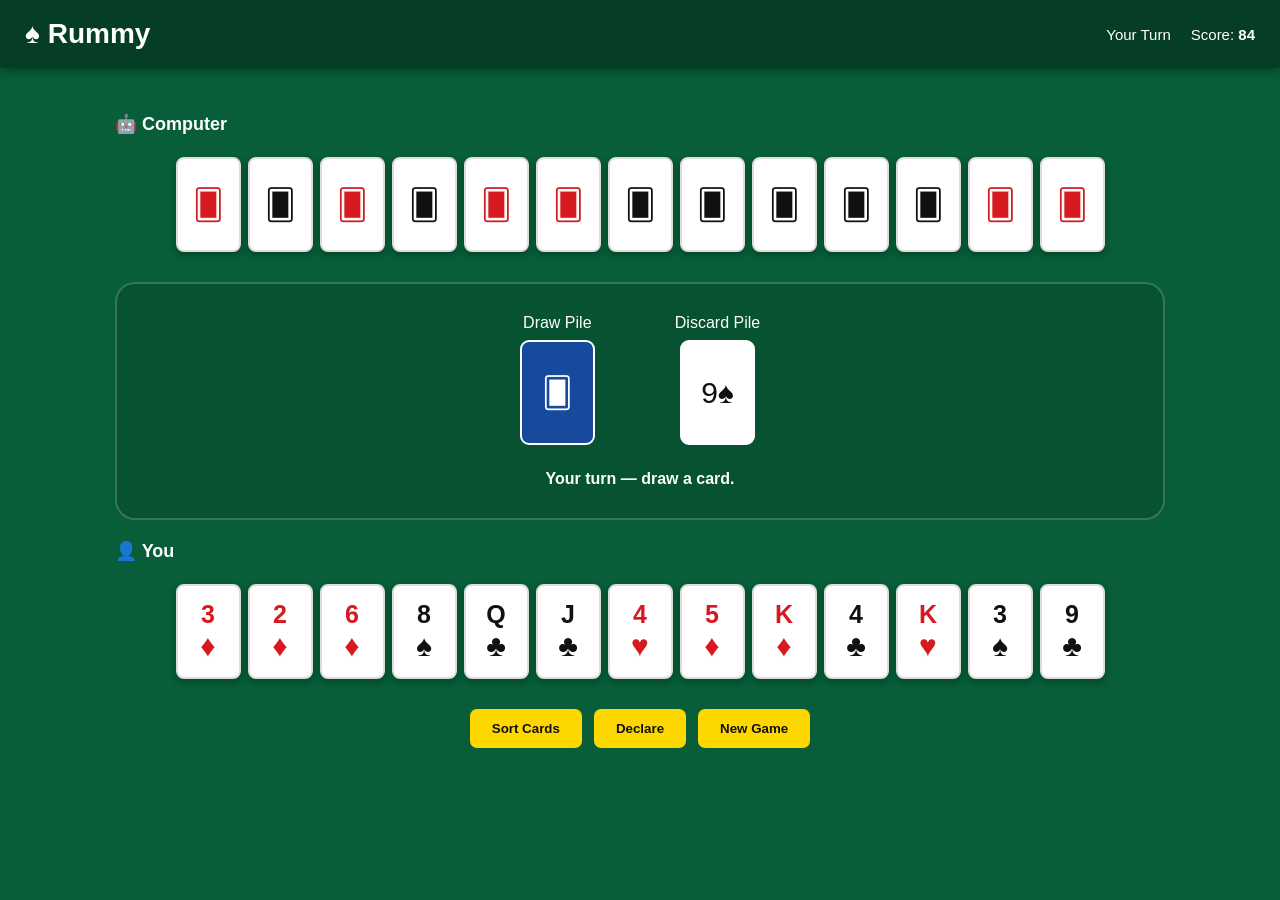
<file: rummy-game/index.html>
<!DOCTYPE html>
<html lang="en">
<head>
  <meta charset="UTF-8">
  <meta name="viewport" content="width=device-width, initial-scale=1.0">
  <title>Rummy Game</title>
  <link rel="stylesheet" href="style.css">
</head>

<body>

  <header>
    <h1>♠️ Rummy</h1>
    <div class="status">
      <span id="turnText">Your Turn</span>
      <span>Score: <b id="score">0</b></span>
    </div>
  </header>

  <main>

    <!-- Opponent -->
    <section class="player opponent">
      <h2>🤖 Computer</h2>
      <div id="opponentCards" class="cards"></div>
    </section>

    <!-- Game table -->
    <section class="table">

      <div class="pile-area">

        <div>
          <p>Draw Pile</p>
          <button id="drawPile" class="pile">🂠</button>
        </div>

        <div>
          <p>Discard Pile</p>
          <button id="discardPile" class="pile">
            <span id="discardCard">--</span>
          </button>
        </div>

      </div>

      <div id="message" class="message">
        Draw a card to start your turn.
      </div>

    </section>

    <!-- Player -->
    <section class="player">
      <h2>👤 You</h2>
      <div id="playerCards" class="cards"></div>
    </section>

    <div class="controls">
      <button id="sortBtn">Sort Cards</button>
      <button id="declareBtn">Declare</button>
      <button id="newGameBtn">New Game</button>
    </div>

  </main>

  <script src="script.js"></script>
</body>
</html>
</file>
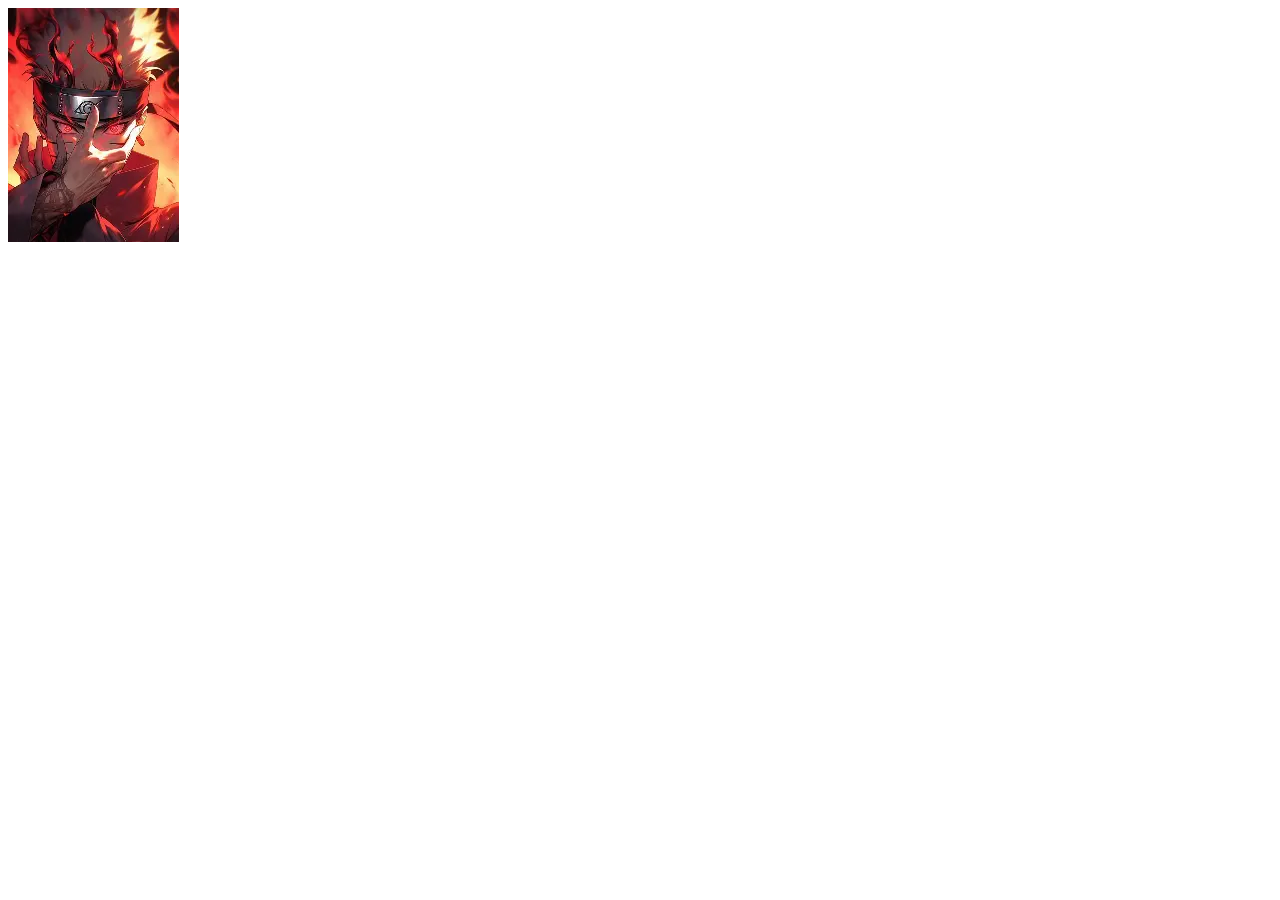
<file: pintu.html>
<!DOCTYPE html>
<html lang="en">
<head>
    <meta charset="UTF-8">
    <meta name="viewport" content="width=device-width, initial-scale=1.0">
    <title>Document</title>
</head>
<body>
    

<img src="[data-uri]"



< a href="https://www.google.com/"
</body>
</html>
</file>
<file: rummy-game/style.css>
* {
  box-sizing: border-box;
  margin: 0;
  padding: 0;
}

body {
  min-height: 100vh;
  font-family: Arial, sans-serif;
  background: #075e38;
  color: white;
}

header {
  background: #063d27;
  padding: 18px 25px;
  display: flex;
  justify-content: space-between;
  align-items: center;
  box-shadow: 0 3px 10px rgba(0, 0, 0, 0.35);
}

header h1 {
  font-size: 28px;
}

.status {
  display: flex;
  gap: 20px;
  font-size: 15px;
}

main {
  max-width: 1100px;
  margin: auto;
  padding: 25px;
}

.player {
  margin: 20px 0;
}

.player h2 {
  margin-bottom: 12px;
  font-size: 18px;
}

.cards {
  min-height: 115px;
  display: flex;
  justify-content: center;
  align-items: center;
  flex-wrap: wrap;
  gap: 7px;
}

.card {
  width: 65px;
  height: 95px;
  background: white;
  color: #111;
  border-radius: 8px;
  border: 2px solid #ddd;
  display: flex;
  flex-direction: column;
  justify-content: center;
  align-items: center;
  cursor: pointer;
  user-select: none;
  box-shadow: 0 3px 7px rgba(0, 0, 0, 0.3);
  transition: 0.15s;
}

.card:hover {
  transform: translateY(-8px);
}

.card.red {
  color: #d71920;
}

.card.selected {
  transform: translateY(-12px);
  border: 3px solid #ffd700;
}

.rank {
  font-size: 25px;
  font-weight: bold;
}

.suit {
  font-size: 30px;
}

.table {
  min-height: 220px;
  border: 2px solid rgba(255, 255, 255, 0.2);
  border-radius: 20px;
  background: rgba(0, 0, 0, 0.12);
  padding: 30px;
  text-align: center;
}

.pile-area {
  display: flex;
  justify-content: center;
  gap: 80px;
}

.pile-area p {
  margin-bottom: 8px;
}

.pile {
  width: 75px;
  height: 105px;
  border-radius: 9px;
  border: 2px solid white;
  background: #174a9c;
  color: white;
  font-size: 30px;
  cursor: pointer;
}

#discardPile {
  background: white;
  color: #111;
}

.message {
  margin-top: 25px;
  font-size: 16px;
  font-weight: bold;
}

.controls {
  display: flex;
  justify-content: center;
  gap: 12px;
  margin-top: 20px;
  flex-wrap: wrap;
}

.controls button {
  border: none;
  padding: 12px 22px;
  border-radius: 7px;
  cursor: pointer;
  background: #ffd700;
  color: #111;
  font-weight: bold;
}

.controls button:hover {
  transform: scale(1.04);
}

@media (max-width: 600px) {

  main {
    padding: 12px;
  }

  .card {
    width: 45px;
    height: 70px;
  }

  .rank {
    font-size: 18px;
  }

  .suit {
    font-size: 21px;
  }

  .pile-area {
    gap: 30px;
  }
}
</file>
